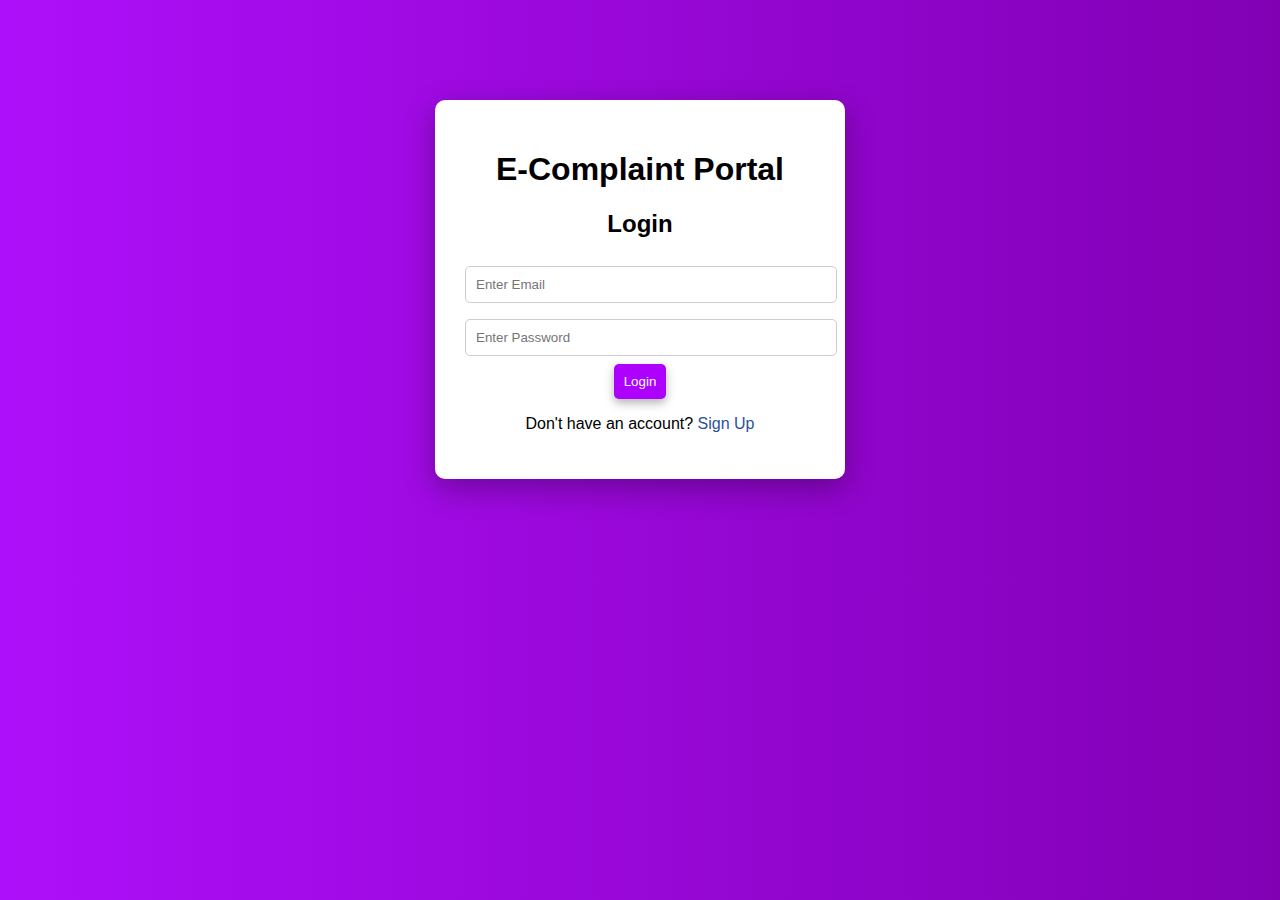
<file: index.html>
<!DOCTYPE html>
<html>
<head>
    <title>E-Complaint Portal - College</title>
    <link rel="stylesheet" href="style.css">
</head>
<body>

<div class="auth-container">
    <h1>E-Complaint Portal</h1>

    <!-- LOGIN SECTION -->
    <div id="loginSection">
        <h2>Login</h2>
        <input type="email" id="loginEmail" placeholder="Enter Email" required>
        <input type="password" id="loginPassword" placeholder="Enter Password" required>
        <button onclick="login()">Login</button>

        <p>Don't have an account? <span onclick="showSignup()">Sign Up</span></p>
    </div>

    <!-- SIGNUP SECTION -->
    <div id="signupSection" style="display:none;">
        <h2>Student Sign Up</h2>
        <input type="text" id="signupName" placeholder="Full Name" required>
        <input type="email" id="signupEmail" placeholder="Enter Email" required>
        <input type="password" id="signupPassword" placeholder="Create Password" required>
        <button onclick="signup()">Create Account</button>

        <p>Already have an account? <span onclick="showLogin()">Login</span></p>
    </div>
</div>

<script src="script.js"></script>
</body>
</html>
</file>
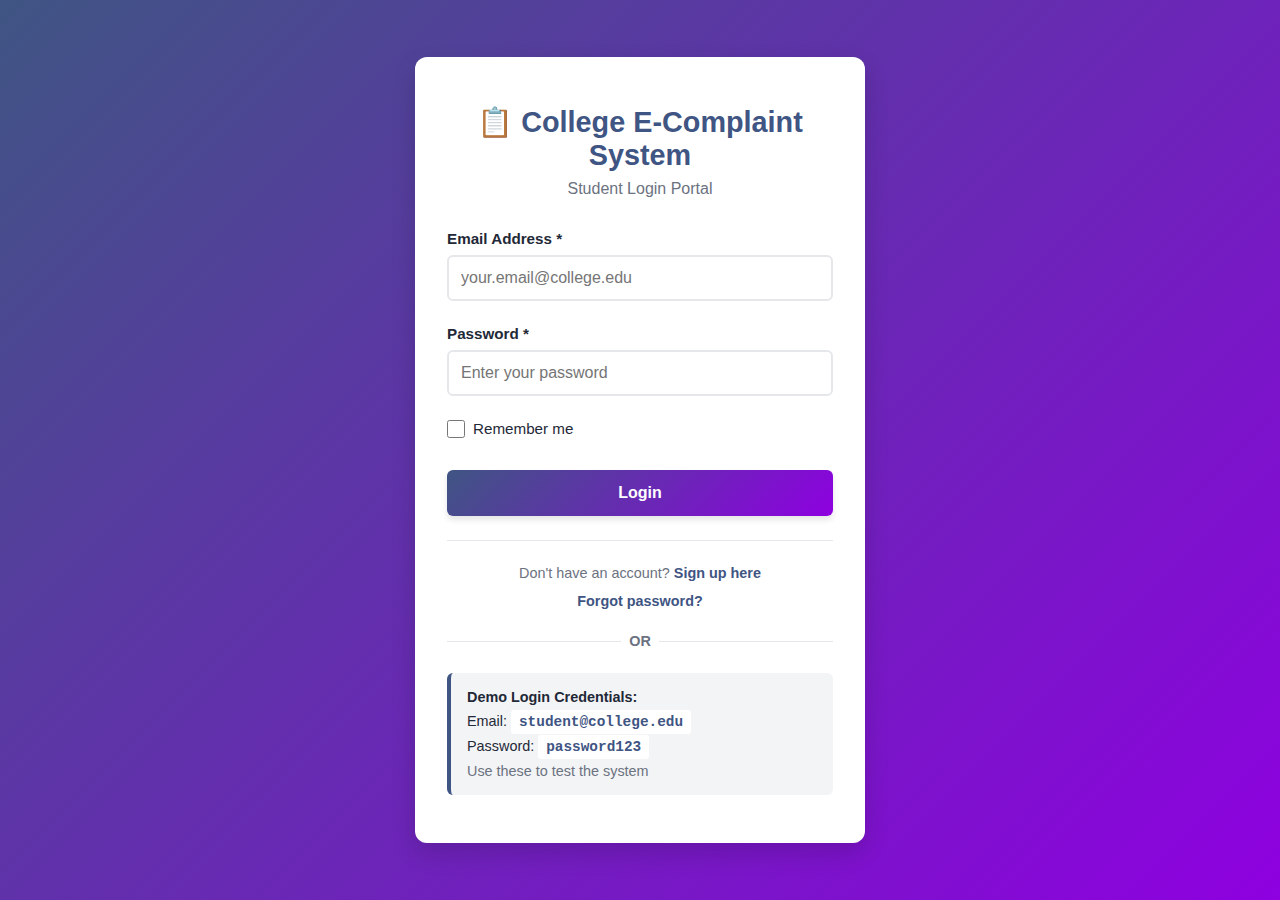
<file: login.html>
<!DOCTYPE html>
<html lang="en">
<head>
    <meta charset="UTF-8">
    <meta name="viewport" content="width=device-width, initial-scale=1.0">
    <title>Login - College E-Complaint System</title>
    <link rel="stylesheet" href="login-styles.css">
</head>
<body>
    <div class="login-container">
        <div class="login-box">
            <div class="login-header">
                <h1>📋 College E-Complaint System</h1>
                <p>Student Login Portal</p>
            </div>

            <form id="loginForm" class="login-form">
                <div class="form-group">
                    <label for="email">Email Address *</label>
                    <input 
                        type="email" 
                        id="email" 
                        name="email" 
                        placeholder="your.email@college.edu"
                        required
                    >
                </div>

                <div class="form-group">
                    <label for="password">Password *</label>
                    <input 
                        type="password" 
                        id="password" 
                        name="password" 
                        placeholder="Enter your password"
                        required
                    >
                </div>

                <div class="form-group checkbox">
                    <input type="checkbox" id="remember" name="remember">
                    <label for="remember">Remember me</label>
                </div>

                <button type="submit" class="btn-login">Login</button>
            </form>

            <div id="errorMessage" class="alert alert-error" style="display: none;">
                ✗ <span id="errorText"></span>
            </div>

            <div class="login-footer">
                <p>Don't have an account? <a href="#signup" onclick="showSignup()">Sign up here</a></p>
                <p><a href="#forgot" onclick="showForgotPassword()">Forgot password?</a></p>
            </div>

            <div class="divider">OR</div>

            <div class="demo-section">
                <p><strong>Demo Login Credentials:</strong></p>
                <p>Email: <code>student@college.edu</code></p>
                <p>Password: <code>password123</code></p>
                <p style="font-size: 0.9rem; color: #6b7280;">Use these to test the system</p>
            </div>
        </div>
    </div>

    <!-- Signup Modal (Hidden by default) -->
    <div id="signupModal" class="modal" style="display: none;">
        <div class="modal-content signup-box">
            <span class="close" onclick="closeSignup()">&times;</span>
            <h2>Create New Account</h2>
            <form id="signupForm" class="login-form">
                <div class="form-group">
                    <label for="signupName">Full Name *</label>
                    <input 
                        type="text" 
                        id="signupName" 
                        name="name" 
                        placeholder="Your full name"
                        required
                    >
                </div>

                <div class="form-group">
                    <label for="signupEmail">Email Address *</label>
                    <input 
                        type="email" 
                        id="signupEmail" 
                        name="email" 
                        placeholder="your.email@college.edu"
                        required
                    >
                </div>

                <div class="form-group">
                    <label for="signupRoll">Roll Number *</label>
                    <input 
                        type="text" 
                        id="signupRoll" 
                        name="rollNumber" 
                        placeholder="e.g., 2021CSE001"
                        required
                    >
                </div>

                <div class="form-group">
                    <label for="signupPassword">Password *</label>
                    <input 
                        type="password" 
                        id="signupPassword" 
                        name="password" 
                        placeholder="At least 6 characters"
                        minlength="6"
                        required
                    >
                </div>

                <div class="form-group">
                    <label for="signupConfirmPassword">Confirm Password *</label>
                    <input 
                        type="password" 
                        id="signupConfirmPassword" 
                        name="confirmPassword" 
                        placeholder="Confirm password"
                        required
                    >
                </div>

                <button type="submit" class="btn-login">Create Account</button>
            </form>

            <div id="signupError" class="alert alert-error" style="display: none;">
                ✗ <span id="signupErrorText"></span>
            </div>

            <div id="signupSuccess" class="alert alert-success" style="display: none;">
                ✓ Account created successfully! Please login.
            </div>
        </div>
    </div>

    <!-- Forgot Password Modal (Hidden by default) -->
    <div id="forgotModal" class="modal" style="display: none;">
        <div class="modal-content forgot-box">
            <span class="close" onclick="closeForgot()">&times;</span>
            <h2>Reset Password</h2>
            <form id="forgotForm" class="login-form">
                <div class="form-group">
                    <label for="forgotEmail">Enter your email address *</label>
                    <input 
                        type="email" 
                        id="forgotEmail" 
                        name="email" 
                        placeholder="your.email@college.edu"
                        required
                    >
                </div>

                <button type="submit" class="btn-login">Send Reset Link</button>
            </form>

            <div id="forgotSuccess" class="alert alert-success" style="display: none;">
                ✓ Password reset link sent to your email!
            </div>

            <div id="forgotError" class="alert alert-error" style="display: none;">
                ✗ <span id="forgotErrorText"></span>
            </div>
        </div>
    </div>

    <script src="login-script.js"></script>
</body>
</html>
</file>
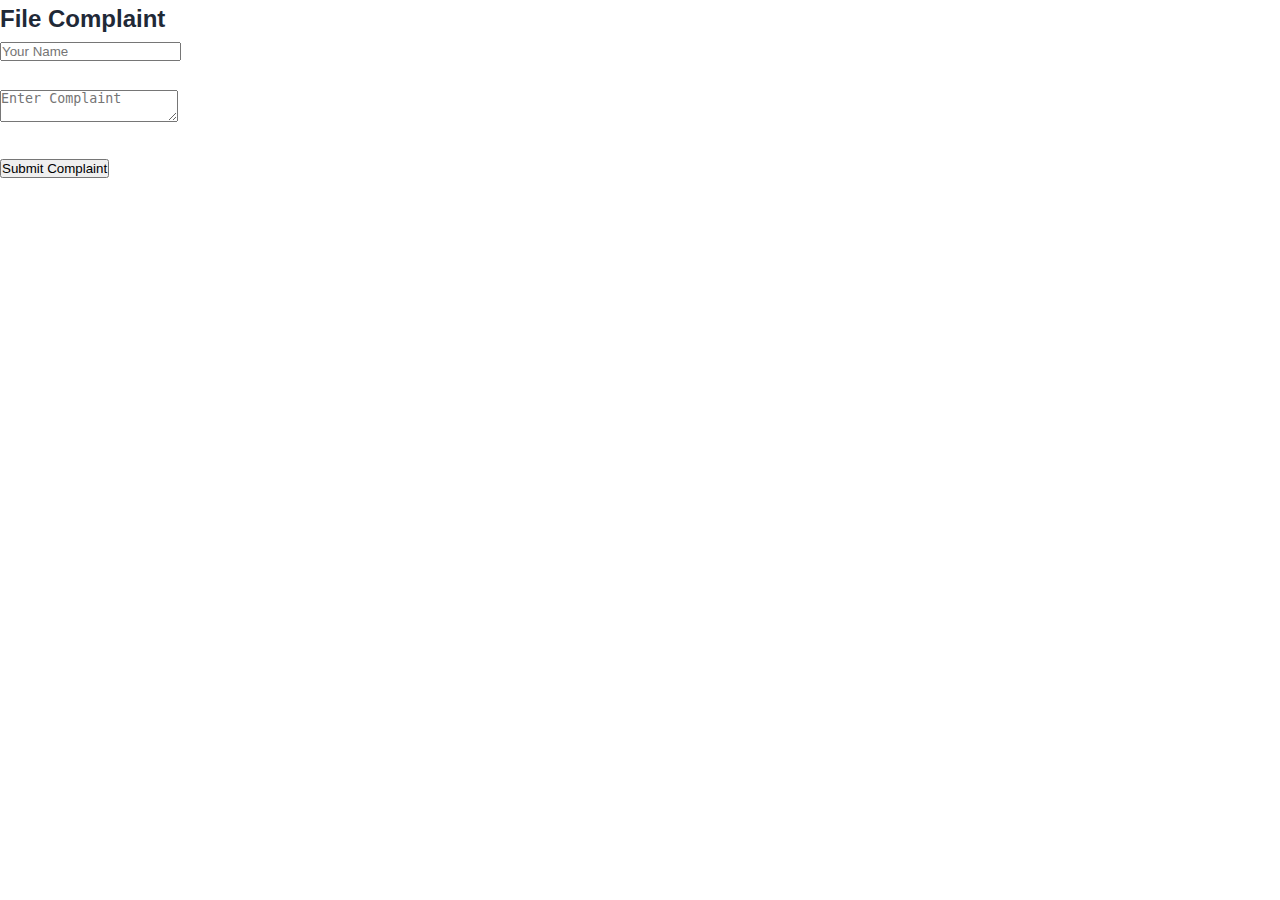
<file: student.html>
<!DOCTYPE html>
<html>
    <head>
        <title>Student Complaint</title>
        <link rel="stylesheet" href="styles.css">
    </head>
    <body>
        
        <h2>File Complaint</h2>

        <input type="text" id="name" placeholder="Your Name"><br><br>
        <textarea id="complaint" placeholder="Enter Complaint"></textarea><br><br>
        <button onclick="submitComplaint()">Submit Complaint</button>

        <script src="script.js"></script>
        
    </body>
</html>
</file>
<file: style.css>
body {
    margin: 0;
    font-family: 'Poppins', sans-serif;
    background: linear-gradient(to right, #ae0ffa, #8100b4);
}

/* Header */
.header {
    display: flex;
    justify-content: space-between;
    align-items: center;
    padding: 15px 30px;
    background: white;
    box-shadow: 0 4px 10px rgba(0,0,0,0.3);
}

.header h2 {
    margin: 0;
}

/* Auth Box */
.auth-container {
    width: 350px;
    margin: 100px auto;
    background: white;
    padding: 30px;
    border-radius: 10px;
    text-align: center;
    box-shadow: 0 10px 30px rgba(0,0,0,0.3);
}

/* Dashboard */
.dashboard-container {
    width: 600px;
    margin: 40px auto;
    background: white;
    padding: 30px;
    border-radius: 10px;
    box-shadow: 0 10px 30px rgba(0,0,0,0.3);
}

input, select, textarea {
    width: 100%;
    padding: 10px;
    margin: 8px 0;
    border-radius: 5px;
    border: 1px solid #ccc;
}

textarea {
    height: 90px;
}

button {
    background: #ae00ff;
    color: white;
    border: none;
    padding: 10px;
    border-radius: 5px;
    cursor: pointer;
    box-shadow: 0 4px 10px rgba(0,0,0,0.3);
    transition: 0.3s;
}

button:hover {
    background: #541e80;
    transform: translateY(-3px);
}
span {
    color: #2a5298;
    cursor: pointer;
}

.complaint-card {
    background: #f4f4f4;
    padding: 15px;
    margin-top: 10px;
    border-radius: 5px;
    box-shadow: 0 5px 15px rgba(0,0,0,0.1);
}
/* Dashboard Layout */
.dashboard-wrapper {
    width: 85%;
    margin: 40px auto;
    display: grid;
    grid-template-columns: 1fr 1fr;
    gap: 25px;
}

/* Card Section */
.card {
    background: white;
    padding: 25px;
    border-radius: 12px;
    box-shadow: 0 6px 20px rgba(0,0,0,0.2);
    transition: all 0.3s ease;
}

/* Hover Animation */
.card:hover {
    transform: translateY(-8px);
    box-shadow: 0 15px 35px rgba(0,0,0,0.3);
}

/* Complaint Cards Inside */
.complaint-card {
    background: #f4f6f9;
    padding: 15px;
    margin-top: 12px;
    border-radius: 8px;
    box-shadow: 0 4px 10px rgba(0,0,0,0.1);
    transition: 0.3s;
}

.complaint-card:hover {
    transform: scale(1.02);
    box-shadow: 0 8px 18px rgba(0,0,0,0.2);
}
/* Admin Layout */
.admin-wrapper {
    width: 90%;
    margin: 40px auto;
}

.admin-title {
    text-align: center;
    margin-bottom: 25px;
    color: white;
}

.admin-grid {
    display: grid;
    grid-template-columns: repeat(auto-fit, minmax(300px, 1fr));
    gap: 25px;
}

/* Admin Complaint Card */
.admin-card {
    background: white;
    padding: 20px;
    border-radius: 12px;
    box-shadow: 0 6px 20px rgba(0,0,0,0.2);
    transition: all 0.3s ease;
}

/* Hover Effect */
.admin-card:hover {
    transform: translateY(-10px);
    box-shadow: 0 18px 40px rgba(0,0,0,0.35);
}
/* Dashboard Title */
.dashboard-title {
    text-align: center;
    font-size: 30px;
    font-weight: bold;
    margin: 30px 0;
    color: antiquewhite;
    text-shadow:0px 5px 15px rgba(0,0,0,0.4);
}
</file>
<file: login-styles.css>
* {
    margin: 0;
    padding: 0;
    box-sizing: border-box;
}

:root {
    --primary-color: #3f5583;
    --secondary-color: #8e00e0;
    --success-color: #10b981;
    --error-color: #ef4444;
    --light-bg: #f3f4f6;
    --dark-text: #1f2937;
    --light-text: #6b7280;
    --border-color: #e5e7eb;
    --shadow: 0 4px 6px rgba(0, 0, 0, 0.1);
    --shadow-lg: 0 10px 25px rgba(0, 0, 0, 0.15);
}

body {
    font-family: 'Segoe UI', Tahoma, Geneva, Verdana, sans-serif;
    background: linear-gradient(135deg, var(--primary-color) 0%, var(--secondary-color) 100%);
    min-height: 100vh;
    display: flex;
    justify-content: center;
    align-items: center;
    padding: 1rem;
}

/* Login Container */
.login-container {
    width: 100%;
    max-width: 450px;
}

/* Login Box */
.login-box {
    background: white;
    padding: 3rem 2rem;
    border-radius: 12px;
    box-shadow: var(--shadow-lg);
    animation: slideIn 0.5s ease-out;
}

@keyframes slideIn {
    from {
        opacity: 0;
        transform: translateY(-20px);
    }
    to {
        opacity: 1;
        transform: translateY(0);
    }
}

/* Login Header */
.login-header {
    text-align: center;
    margin-bottom: 2rem;
}

.login-header h1 {
    color: var(--primary-color);
    font-size: 1.8rem;
    margin-bottom: 0.5rem;
}

.login-header p {
    color: var(--light-text);
    font-size: 1rem;
}

/* Form Styles */
.login-form {
    margin-bottom: 1.5rem;
}

.form-group {
    margin-bottom: 1.5rem;
}

.form-group label {
    display: block;
    margin-bottom: 0.5rem;
    font-weight: 600;
    color: var(--dark-text);
    font-size: 0.95rem;
}

.form-group input[type="email"],
.form-group input[type="password"],
.form-group input[type="text"] {
    width: 100%;
    padding: 0.75rem;
    border: 2px solid var(--border-color);
    border-radius: 6px;
    font-size: 1rem;
    font-family: inherit;
    transition: all 0.3s;
}

.form-group input[type="email"]:focus,
.form-group input[type="password"]:focus,
.form-group input[type="text"]:focus {
    outline: none;
    border-color: var(--primary-color);
    box-shadow: 0 0 0 3px rgba(37, 99, 235, 0.1);
    background-color: #f8fafc;
}

.form-group.checkbox {
    display: flex;
    align-items: center;
    gap: 0.5rem;
    margin-bottom: 2rem;
}

.form-group.checkbox input[type="checkbox"] {
    width: 18px;
    height: 18px;
    cursor: pointer;
}

.form-group.checkbox label {
    margin: 0;
    cursor: pointer;
    font-weight: 500;
}

/* Login Button */
.btn-login {
    width: 100%;
    padding: 0.9rem;
    background: linear-gradient(135deg, var(--primary-color) 0%, var(--secondary-color) 100%);
    color: white;
    border: none;
    border-radius: 6px;
    font-size: 1rem;
    font-weight: 600;
    cursor: pointer;
    transition: all 0.3s;
    box-shadow: var(--shadow);
}

.btn-login:hover {
    transform: translateY(-2px);
    box-shadow: 0 8px 15px rgba(37, 99, 235, 0.3);
}

.btn-login:active {
    transform: translateY(0);
}

/* Alerts */
.alert {
    padding: 1rem;
    border-radius: 6px;
    margin-bottom: 1.5rem;
    font-weight: 500;
    border-left: 4px solid;
}

.alert-error {
    background-color: #fee2e2;
    color: #7f1d1d;
    border-left-color: var(--error-color);
}

.alert-success {
    background-color: #d1fae5;
    color: #065f46;
    border-left-color: var(--success-color);
}

/* Login Footer */
.login-footer {
    text-align: center;
    margin-bottom: 1.5rem;
    padding-top: 1.5rem;
    border-top: 1px solid var(--border-color);
}

.login-footer p {
    margin-bottom: 0.75rem;
    color: var(--light-text);
    font-size: 0.9rem;
}

.login-footer a {
    color: var(--primary-color);
    text-decoration: none;
    font-weight: 600;
    cursor: pointer;
    transition: color 0.3s;
}

.login-footer a:hover {
    color: var(--secondary-color);
    text-decoration: underline;
}

/* Divider */
.divider {
    text-align: center;
    margin: 1.5rem 0;
    color: var(--light-text);
    position: relative;
    font-size: 0.9rem;
    font-weight: 600;
}

.divider::before,
.divider::after {
    content: '';
    position: absolute;
    top: 50%;
    width: 45%;
    height: 1px;
    background: var(--border-color);
}

.divider::before {
    left: 0;
}

.divider::after {
    right: 0;
}

/* Demo Section */
.demo-section {
    background: var(--light-bg);
    padding: 1rem;
    border-radius: 6px;
    border-left: 4px solid var(--primary-color);
}

.demo-section p {
    margin-bottom: 0.5rem;
    color: var(--dark-text);
    font-size: 0.9rem;
}

.demo-section code {
    background: white;
    padding: 0.25rem 0.5rem;
    border-radius: 3px;
    font-family: 'Courier New', monospace;
    color: var(--primary-color);
    font-weight: 600;
}

.demo-section p:last-child {
    margin-bottom: 0;
}

/* Modal Styles */
.modal {
    position: fixed;
    z-index: 1;
    left: 0;
    top: 0;
    width: 100%;
    height: 100%;
    background-color: rgba(0, 0, 0, 0.5);
    display: flex;
    justify-content: center;
    align-items: center;
    animation: fadeIn 0.3s ease-out;
}

@keyframes fadeIn {
    from {
        opacity: 0;
    }
    to {
        opacity: 1;
    }
}

.modal-content {
    background: white;
    padding: 2rem;
    border-radius: 12px;
    box-shadow: var(--shadow-lg);
    width: 90%;
    max-width: 450px;
    max-height: 90vh;
    overflow-y: auto;
    animation: slideIn 0.3s ease-out;
    position: relative;
}

.signup-box h2,
.forgot-box h2 {
    color: var(--primary-color);
    margin-bottom: 1.5rem;
    text-align: center;
}

.close {
    position: absolute;
    right: 1.5rem;
    top: 1rem;
    font-size: 2rem;
    font-weight: bold;
    color: var(--light-text);
    cursor: pointer;
    transition: color 0.3s;
}

.close:hover,
.close:focus {
    color: var(--dark-text);
}

/* Responsive Design */
@media (max-width: 480px) {
    .login-box {
        padding: 2rem 1.5rem;
    }

    .login-header h1 {
        font-size: 1.5rem;
    }

    .modal-content {
        padding: 1.5rem 1rem;
    }

    .demo-section {
        font-size: 0.85rem;
    }
}
</file>
<file: styles.css>
* {
    margin: 0;
    padding: 0;
    box-sizing: border-box;
}

:root {
    --primary-color: #dc2626;
    --secondary-color: #1e40af;
    --success-color: #10b981;
    --error-color: #ef4444;
    --warning-color: #f59e0b;
    --light-bg: #f3f4f6;
    --dark-text: #1f2937;
    --light-text: #6b7280;
    --border-color: #e5e7eb;
    --shadow: 0 4px 6px rgba(0, 0, 0, 0.1);
}

body {
    font-family: 'Segoe UI', Tahoma, Geneva, Verdana, sans-serif;
    line-height: 1.6;
    color: var(--dark-text);
    background-color: #fff;
}

/* Navigation */
.navbar {
    background: linear-gradient(135deg, var(--primary-color) 0%, var(--secondary-color) 100%);
    color: white;
    padding: 0;
    position: sticky;
    top: 0;
    z-index: 1000;
    box-shadow: var(--shadow);
}

.navbar .container {
    display: flex;
    justify-content: space-between;
    align-items: center;
    padding: 1rem 2rem;
}

.nav-brand h1 {
    font-size: 1.5rem;
}

.nav-menu {
    display: flex;
    list-style: none;
    gap: 2rem;
}

.nav-link {
    color: white;
    text-decoration: none;
    transition: opacity 0.3s;
    font-weight: 500;
}

.nav-link:hover,
.nav-link.active {
    opacity: 0.8;
    border-bottom: 2px solid white;
    padding-bottom: 0.5rem;
}

/* Hero Section */
.hero {
    background: linear-gradient(135deg, var(--primary-color) 0%, var(--secondary-color) 100%);
    color: white;
    padding: 4rem 2rem;
    text-align: center;
}

.hero-content h2 {
    font-size: 2.5rem;
    margin-bottom: 1rem;
}

.hero-content p {
    font-size: 1.2rem;
    margin-bottom: 2rem;
    opacity: 0.9;
}

/* Container */
.container {
    max-width: 1200px;
    margin: 0 auto;
    padding: 0 2rem;
}

.main-content {
    padding: 2rem 0;
}

/* Sections */
.section {
    margin: 3rem 0;
    padding: 2rem;
    background: white;
    border-radius: 8px;
    box-shadow: var(--shadow);
}

.section h2 {
    color: var(--primary-color);
    margin-bottom: 2rem;
    font-size: 2rem;
    border-bottom: 3px solid var(--primary-color);
    padding-bottom: 1rem;
}

.section h3 {
    color: var(--secondary-color);
    margin-top: 1.5rem;
    margin-bottom: 1rem;
}

/* Forms */
.complaint-form,
.track-form {
    max-width: 600px;
}

.form-group {
    margin-bottom: 1.5rem;
}

.form-group label {
    display: block;
    margin-bottom: 0.5rem;
    font-weight: 600;
    color: var(--dark-text);
}

.form-group input[type="text"],
.form-group input[type="email"],
.form-group input[type="tel"],
.form-group input[type="file"],
.form-group select,
.form-group textarea {
    width: 100%;
    padding: 0.75rem;
    border: 1px solid var(--border-color);
    border-radius: 4px;
    font-size: 1rem;
    font-family: inherit;
    transition: border-color 0.3s, box-shadow 0.3s;
}

.form-group input[type="text"]:focus,
.form-group input[type="email"]:focus,
.form-group input[type="tel"]:focus,
.form-group input[type="file"]:focus,
.form-group select:focus,
.form-group textarea:focus {
    outline: none;
    border-color: var(--primary-color);
    box-shadow: 0 0 0 3px rgba(37, 99, 235, 0.1);
}

.form-group.checkbox {
    display: flex;
    gap: 0.5rem;
}

.form-group.checkbox input[type="checkbox"] {
    width: auto;
    margin-top: 0.25rem;
}

.form-group.checkbox label {
    margin: 0;
}

/* Buttons */
.btn {
    padding: 0.75rem 1.5rem;
    border: none;
    border-radius: 4px;
    cursor: pointer;
    font-size: 1rem;
    font-weight: 600;
    transition: all 0.3s;
    display: inline-block;
    text-decoration: none;
}

.btn-primary {
    background: var(--primary-color);
    color: white;
}

.btn-primary:hover {
    background: var(--secondary-color);
    transform: translateY(-2px);
    box-shadow: var(--shadow);
}

.btn-primary:active {
    transform: translateY(0);
}

/* Alerts */
.alert {
    padding: 1rem;
    border-radius: 4px;
    margin-bottom: 1rem;
    font-weight: 500;
}

.alert-success {
    background-color: #d1fae5;
    color: #065f46;
    border-left: 4px solid var(--success-color);
}

.alert-error {
    background-color: #fee2e2;
    color: #7f1d1d;
    border-left: 4px solid var(--error-color);
}

/* Complaint Details */
.complaint-details {
    margin-top: 2rem;
    padding: 1.5rem;
    background: var(--light-bg);
    border-radius: 4px;
}

.details-table {
    width: 100%;
    margin-bottom: 2rem;
    border-collapse: collapse;
}

.details-table tr {
    border-bottom: 1px solid var(--border-color);
}

.details-table th {
    background: var(--light-bg);
    padding: 1rem;
    text-align: left;
    font-weight: 600;
    color: var(--dark-text);
}

.details-table td {
    padding: 1rem;
    color: var(--light-text);
}

.details-table tr:last-child {
    border-bottom: none;
}

/* Timeline */
.timeline {
    margin-top: 2rem;
}

.timeline-item {
    display: flex;
    gap: 1rem;
    margin-bottom: 1.5rem;
    padding-left: 2rem;
    position: relative;
}

.timeline-item::before {
    content: '';
    position: absolute;
    left: 0.3rem;
    top: 0;
    width: 12px;
    height: 12px;
    background: var(--primary-color);
    border-radius: 50%;
    border: 3px solid white;
    box-shadow: 0 0 0 2px var(--primary-color);
}

.timeline-item:last-child::after {
    content: '';
    position: absolute;
    left: 8px;
    top: 20px;
    width: 2px;
    height: 0;
    background: var(--border-color);
}

.timeline-item:not(:last-child)::after {
    content: '';
    position: absolute;
    left: 8px;
    top: 20px;
    width: 2px;
    height: calc(100% + 1.5rem);
    background: var(--border-color);
}

.timeline-content {
    flex: 1;
}

.timeline-date {
    font-size: 0.9rem;
    color: var(--light-text);
    font-weight: 600;
}

.timeline-status {
    font-weight: 600;
    color: var(--dark-text);
    margin-top: 0.25rem;
}

.timeline-description {
    color: var(--light-text);
    margin-top: 0.25rem;
    font-size: 0.95rem;
}

/* Stats Section */
.stats-section {
    background: linear-gradient(135deg, #f0f9ff 0%, #f0f4ff 100%);
}

.stats-grid {
    display: grid;
    grid-template-columns: repeat(auto-fit, minmax(200px, 1fr));
    gap: 2rem;
}

.stat-card {
    background: white;
    padding: 2rem;
    border-radius: 8px;
    text-align: center;
    box-shadow: var(--shadow);
    transition: transform 0.3s;
}

.stat-card:hover {
    transform: translateY(-4px);
}

.stat-card h3 {
    color: var(--primary-color);
    font-size: 2.5rem;
    margin: 0;
}

.stat-card p {
    color: var(--light-text);
    margin-top: 0.5rem;
    font-weight: 500;
}

/* About Section */
.about-content ul {
    margin-left: 2rem;
    margin-bottom: 1.5rem;
}

.about-content li {
    margin-bottom: 0.75rem;
    color: var(--light-text);
}

/* Contact Section */
.contact-grid {
    display: grid;
    grid-template-columns: repeat(auto-fit, minmax(250px, 1fr));
    gap: 2rem;
}

.contact-card {
    background: var(--light-bg);
    padding: 2rem;
    border-radius: 8px;
    text-align: center;
    border-left: 4px solid var(--primary-color);
}

.contact-card h3 {
    margin-bottom: 1rem;
    color: var(--dark-text);
}

.contact-card p {
    color: var(--light-text);
}

.contact-card a {
    color: var(--primary-color);
    text-decoration: none;
    font-weight: 600;
    transition: color 0.3s;
}

.contact-card a:hover {
    color: var(--secondary-color);
}

/* Footer */
.footer {
    background: var(--dark-text);
    color: white;
    text-align: center;
    padding: 2rem;
    margin-top: 3rem;
}

.footer a {
    color: var(--primary-color);
    text-decoration: none;
}

.footer a:hover {
    text-decoration: underline;
}

/* Responsive Design */
@media (max-width: 768px) {
    .nav-menu {
        gap: 1rem;
    }

    .nav-link {
        font-size: 0.9rem;
    }

    .hero-content h2 {
        font-size: 1.8rem;
    }

    .hero-content p {
        font-size: 1rem;
    }

    .section {
        margin: 2rem 0;
        padding: 1.5rem;
    }

    .section h2 {
        font-size: 1.5rem;
    }

    .stats-grid {
        grid-template-columns: repeat(2, 1fr);
    }

    .contact-grid {
        grid-template-columns: 1fr;
    }

    .details-table th,
    .details-table td {
        padding: 0.75rem;
        font-size: 0.9rem;
    }
}

@media (max-width: 480px) {
    .navbar .container {
        flex-direction: column;
        gap: 1rem;
    }

    .nav-brand h1 {
        font-size: 1.2rem;
    }

    .nav-menu {
        gap: 0.5rem;
        flex-wrap: wrap;
        justify-content: center;
    }

    .nav-link {
        font-size: 0.8rem;
        padding: 0.25rem 0.5rem;
    }

    .hero-content h2 {
        font-size: 1.5rem;
    }

    .stats-grid {
        grid-template-columns: 1fr;
    }

    .stat-card h3 {
        font-size: 2rem;
    }
}
</file>
